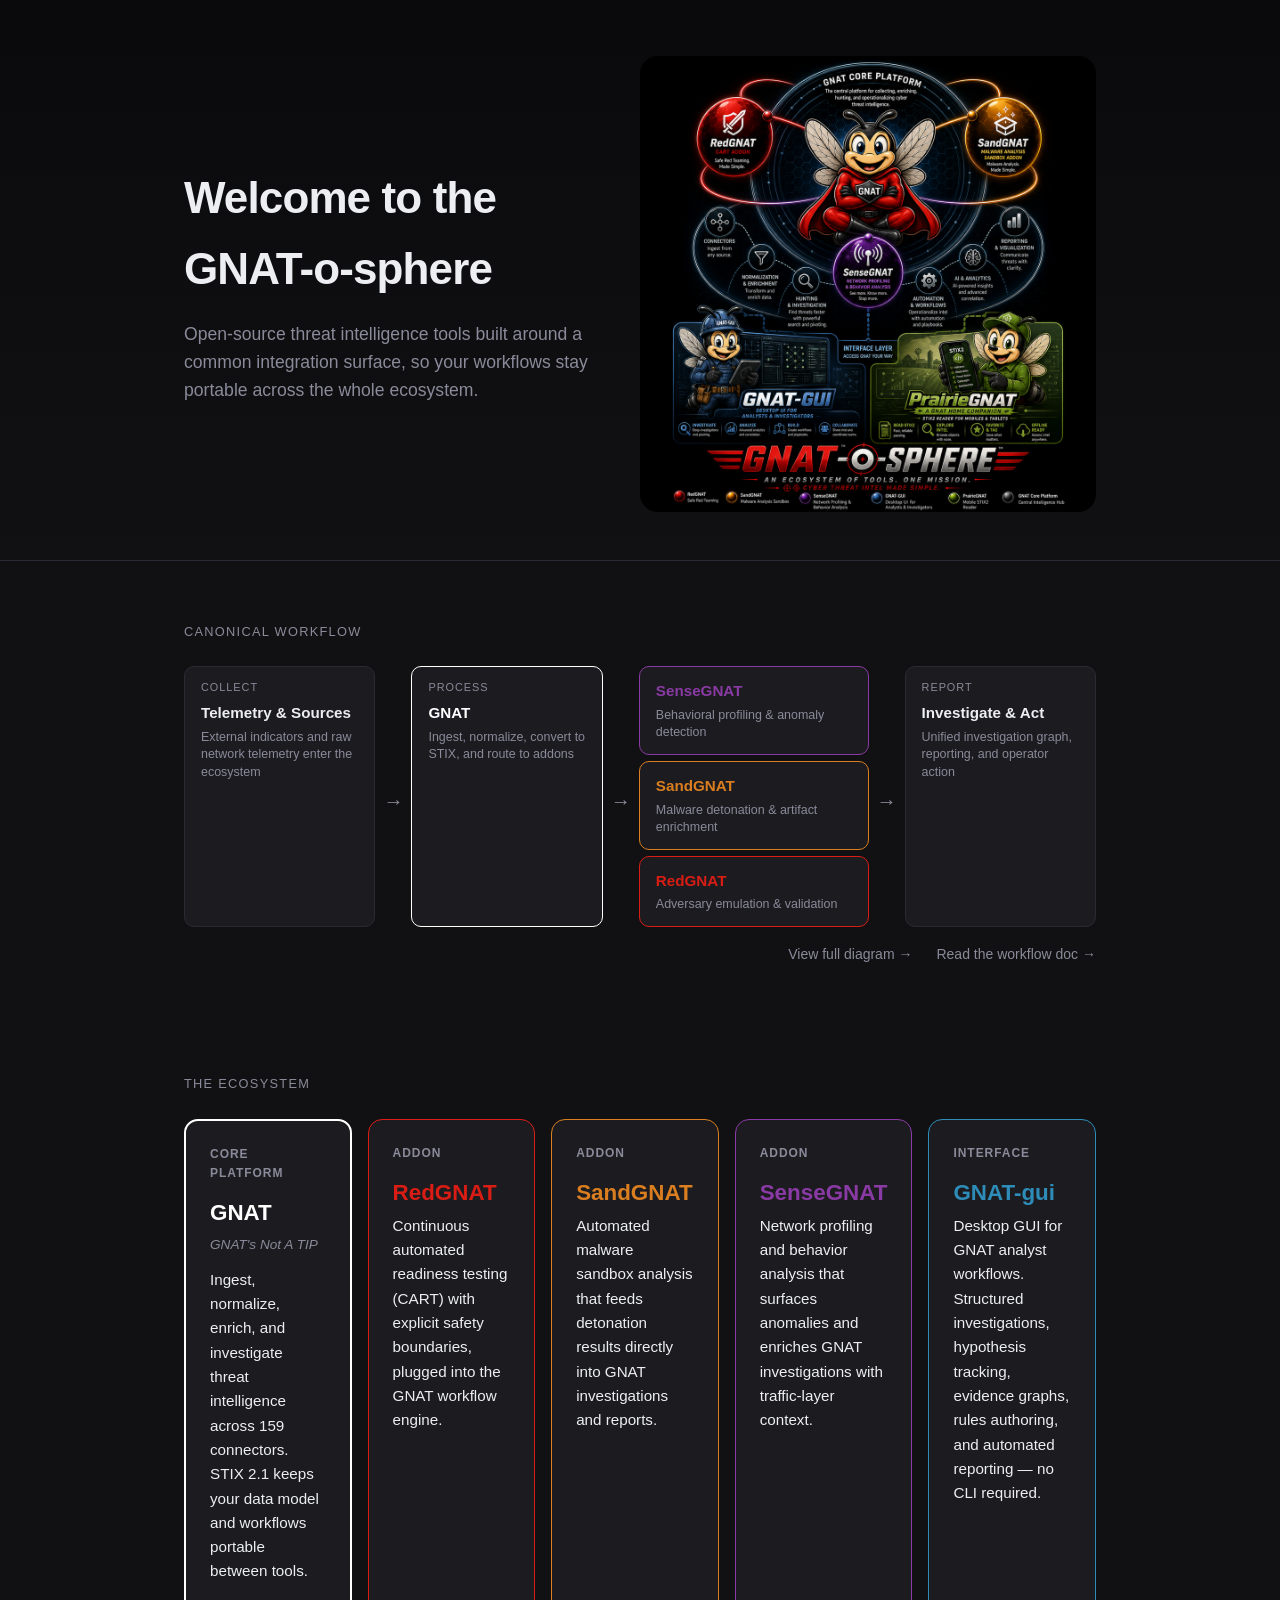
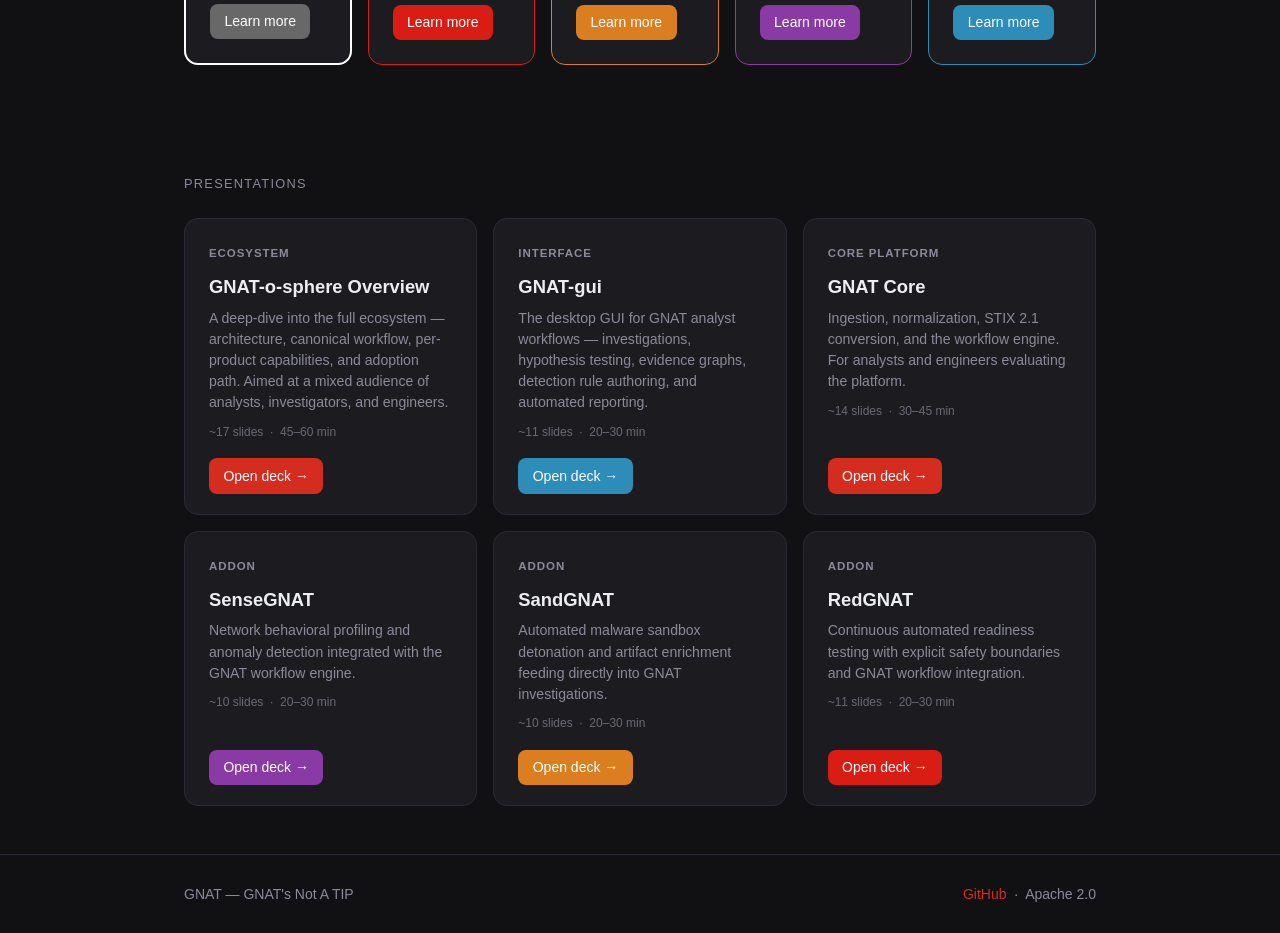
<file: index.html>
<!DOCTYPE html>
<html lang="en">
<head>
  <meta charset="UTF-8">
  <meta name="viewport" content="width=device-width, initial-scale=1.0">
  <title>GNAT-o-sphere</title>
  <meta name="description" content="The GNAT ecosystem — open-source threat intelligence tools built for analysts, investigators, and engineers.">
  <link rel="icon" type="image/x-icon" href="images/favicon.ico">
  <link rel="icon" type="image/png" sizes="32x32" href="images/gnat-o-sphere-32.png">
  <link rel="icon" type="image/png" sizes="64x64" href="images/gnat-o-sphere-64.png">
  <link rel="apple-touch-icon" href="images/gnat-o-sphere-180.png">
  <meta property="og:title" content="GNAT-o-sphere">
  <meta property="og:description" content="Open-source threat intelligence tools built for analysts, investigators, and engineers.">
  <meta property="og:image" content="images/gnat-o-sphere-og.png">
  <meta property="og:type" content="website">
  <link rel="stylesheet" href="style.css?v=16">

</head>
<body>

  <header class="hero">
    <div class="wrap">
      <div class="hero-inner">
        <div class="hero-text">
          <h1>Welcome to the GNAT-o-sphere</h1>
          <p>Open-source threat intelligence tools built around a common integration surface, so your workflows stay portable across the whole ecosystem.</p>
        </div>
        <img class="hero-logo" src="images/gnat-o-sphere-1024.png" alt="GNAT-o-sphere">
      </div>
    </div>
  </header>

  <main>
    <section class="section">
      <div class="wrap">
        <p class="section-label">Canonical Workflow</p>
        <div class="flow-teaser">

          <div class="flow-stage">
            <div class="flow-node flow-node--neutral">
              <span class="flow-step">Collect</span>
              <strong>Telemetry &amp; Sources</strong>
              <p>External indicators and raw network telemetry enter the ecosystem</p>
            </div>
          </div>

          <div class="flow-arrow">→</div>

          <div class="flow-stage">
            <div class="flow-node flow-node--gnat">
              <span class="flow-step">Process</span>
              <strong>GNAT</strong>
              <p>Ingest, normalize, convert to STIX, and route to addons</p>
            </div>
          </div>

          <div class="flow-arrow">→</div>

          <div class="flow-stage flow-stage--addons">
            <div class="flow-node flow-node--sensegnat">
              <strong>SenseGNAT</strong>
              <p>Behavioral profiling &amp; anomaly detection</p>
            </div>
            <div class="flow-node flow-node--sandgnat">
              <strong>SandGNAT</strong>
              <p>Malware detonation &amp; artifact enrichment</p>
            </div>
            <div class="flow-node flow-node--redgnat">
              <strong>RedGNAT</strong>
              <p>Adversary emulation &amp; validation</p>
            </div>
          </div>

          <div class="flow-arrow">→</div>

          <div class="flow-stage">
            <div class="flow-node flow-node--neutral">
              <span class="flow-step">Report</span>
              <strong>Investigate &amp; Act</strong>
              <p>Unified investigation graph, reporting, and operator action</p>
            </div>
          </div>

        </div>
        <div class="flow-actions">
          <a href="diagram.html">View full diagram →</a>
          <a href="workflow.html">Read the workflow doc →</a>
        </div>
      </div>
    </section>
    <section class="section">
      <div class="wrap">
        <p class="section-label">The ecosystem</p>
        <div class="ecosystem">

          <div class="card card--gnat">
            <span class="card-tag">Core platform</span>
            <h2>GNAT</h2>
            <p class="sub">GNAT's Not A TIP</p>
            <p>Ingest, normalize, enrich, and investigate threat intelligence across 159 connectors. STIX 2.1 keeps your data model and workflows portable between tools.</p>
            <a class="card-link" href="https://wrhalpin.github.io/GNAT/">Learn more</a>
          </div>

          <div class="card card--redgnat">
            <span class="card-tag">Addon</span>
            <h2>RedGNAT</h2>
            <p>Continuous automated readiness testing (CART) with explicit safety boundaries, plugged into the GNAT workflow engine.</p>
            <a class="card-link" href="https://wrhalpin.github.io/RedGNAT/">Learn more</a>
          </div>

          <div class="card card--sandgnat">
            <span class="card-tag">Addon</span>
            <h2>SandGNAT</h2>
            <p>Automated malware sandbox analysis that feeds detonation results directly into GNAT investigations and reports.</p>
            <a class="card-link" href="https://wrhalpin.github.io/SandGNAT/">Learn more</a>
          </div>

          <div class="card card--sensegnat">
            <span class="card-tag">Addon</span>
            <h2>SenseGNAT</h2>
            <p>Network profiling and behavior analysis that surfaces anomalies and enriches GNAT investigations with traffic-layer context.</p>
            <a class="card-link" href="https://wrhalpin.github.io/SenseGNAT/">Learn more</a>
          </div>

          <div class="card card--gnatgui">
            <span class="card-tag">Interface</span>
            <h2>GNAT-gui</h2>
            <p>Desktop GUI for GNAT analyst workflows. Structured investigations, hypothesis tracking, evidence graphs, rules authoring, and automated reporting — no CLI required.</p>
            <a class="card-link" href="https://wrhalpin.github.io/GNAT-gui/">Learn more</a>
          </div>

        </div>
      </div>
    </section>
    <section class="section">
      <div class="wrap">
        <p class="section-label">Presentations</p>
        <div class="deck-grid">

          <div class="deck-card">
            <div class="deck-card-body">
              <span class="deck-tag">Ecosystem</span>
              <h2 class="deck-title">GNAT-o-sphere Overview</h2>
              <p class="deck-desc">A deep-dive into the full ecosystem — architecture, canonical workflow, per-product capabilities, and adoption path. Aimed at a mixed audience of analysts, investigators, and engineers.</p>
              <div class="deck-meta">~17 slides &nbsp;·&nbsp; 45–60 min</div>
            </div>
            <a class="deck-link" href="slides/ecosystem.html">Open deck →</a>
          </div>

          <div class="deck-card">
            <div class="deck-card-body">
              <span class="deck-tag">Interface</span>
              <h2 class="deck-title">GNAT-gui</h2>
              <p class="deck-desc">The desktop GUI for GNAT analyst workflows — investigations, hypothesis testing, evidence graphs, detection rule authoring, and automated reporting.</p>
              <div class="deck-meta">~11 slides &nbsp;·&nbsp; 20–30 min</div>
            </div>
            <a class="deck-link" href="slides/gnat-gui.html" style="background: #2d8cb8;">Open deck →</a>
          </div>

          <div class="deck-card">
            <div class="deck-card-body">
              <span class="deck-tag">Core platform</span>
              <h2 class="deck-title">GNAT Core</h2>
              <p class="deck-desc">Ingestion, normalization, STIX 2.1 conversion, and the workflow engine. For analysts and engineers evaluating the platform.</p>
              <div class="deck-meta">~14 slides &nbsp;·&nbsp; 30–45 min</div>
            </div>
            <a class="deck-link" href="slides/gnat.html">Open deck →</a>
          </div>

          <div class="deck-card">
            <div class="deck-card-body">
              <span class="deck-tag">Addon</span>
              <h2 class="deck-title">SenseGNAT</h2>
              <p class="deck-desc">Network behavioral profiling and anomaly detection integrated with the GNAT workflow engine.</p>
              <div class="deck-meta">~10 slides &nbsp;·&nbsp; 20–30 min</div>
            </div>
            <a class="deck-link" href="slides/sensegnat.html" style="background: #8a3aa4;">Open deck →</a>
          </div>

          <div class="deck-card">
            <div class="deck-card-body">
              <span class="deck-tag">Addon</span>
              <h2 class="deck-title">SandGNAT</h2>
              <p class="deck-desc">Automated malware sandbox detonation and artifact enrichment feeding directly into GNAT investigations.</p>
              <div class="deck-meta">~10 slides &nbsp;·&nbsp; 20–30 min</div>
            </div>
            <a class="deck-link" href="slides/sandgnat.html" style="background: #da7e20;">Open deck →</a>
          </div>

          <div class="deck-card">
            <div class="deck-card-body">
              <span class="deck-tag">Addon</span>
              <h2 class="deck-title">RedGNAT</h2>
              <p class="deck-desc">Continuous automated readiness testing with explicit safety boundaries and GNAT workflow integration.</p>
              <div class="deck-meta">~11 slides &nbsp;·&nbsp; 20–30 min</div>
            </div>
            <a class="deck-link" href="slides/redgnat.html" style="background: #d91d14;">Open deck →</a>
          </div>

        </div>
      </div>
    </section>
  </main>

  <hr>
  <footer>
    <div class="wrap footer-inner">
      <span>GNAT — GNAT's Not A TIP</span>
      <span><a href="https://github.com/wrhalpin/gnat-o-sphere">GitHub</a> &nbsp;·&nbsp; Apache 2.0</span>
    </div>
  </footer>

</body>
</html>
</file>
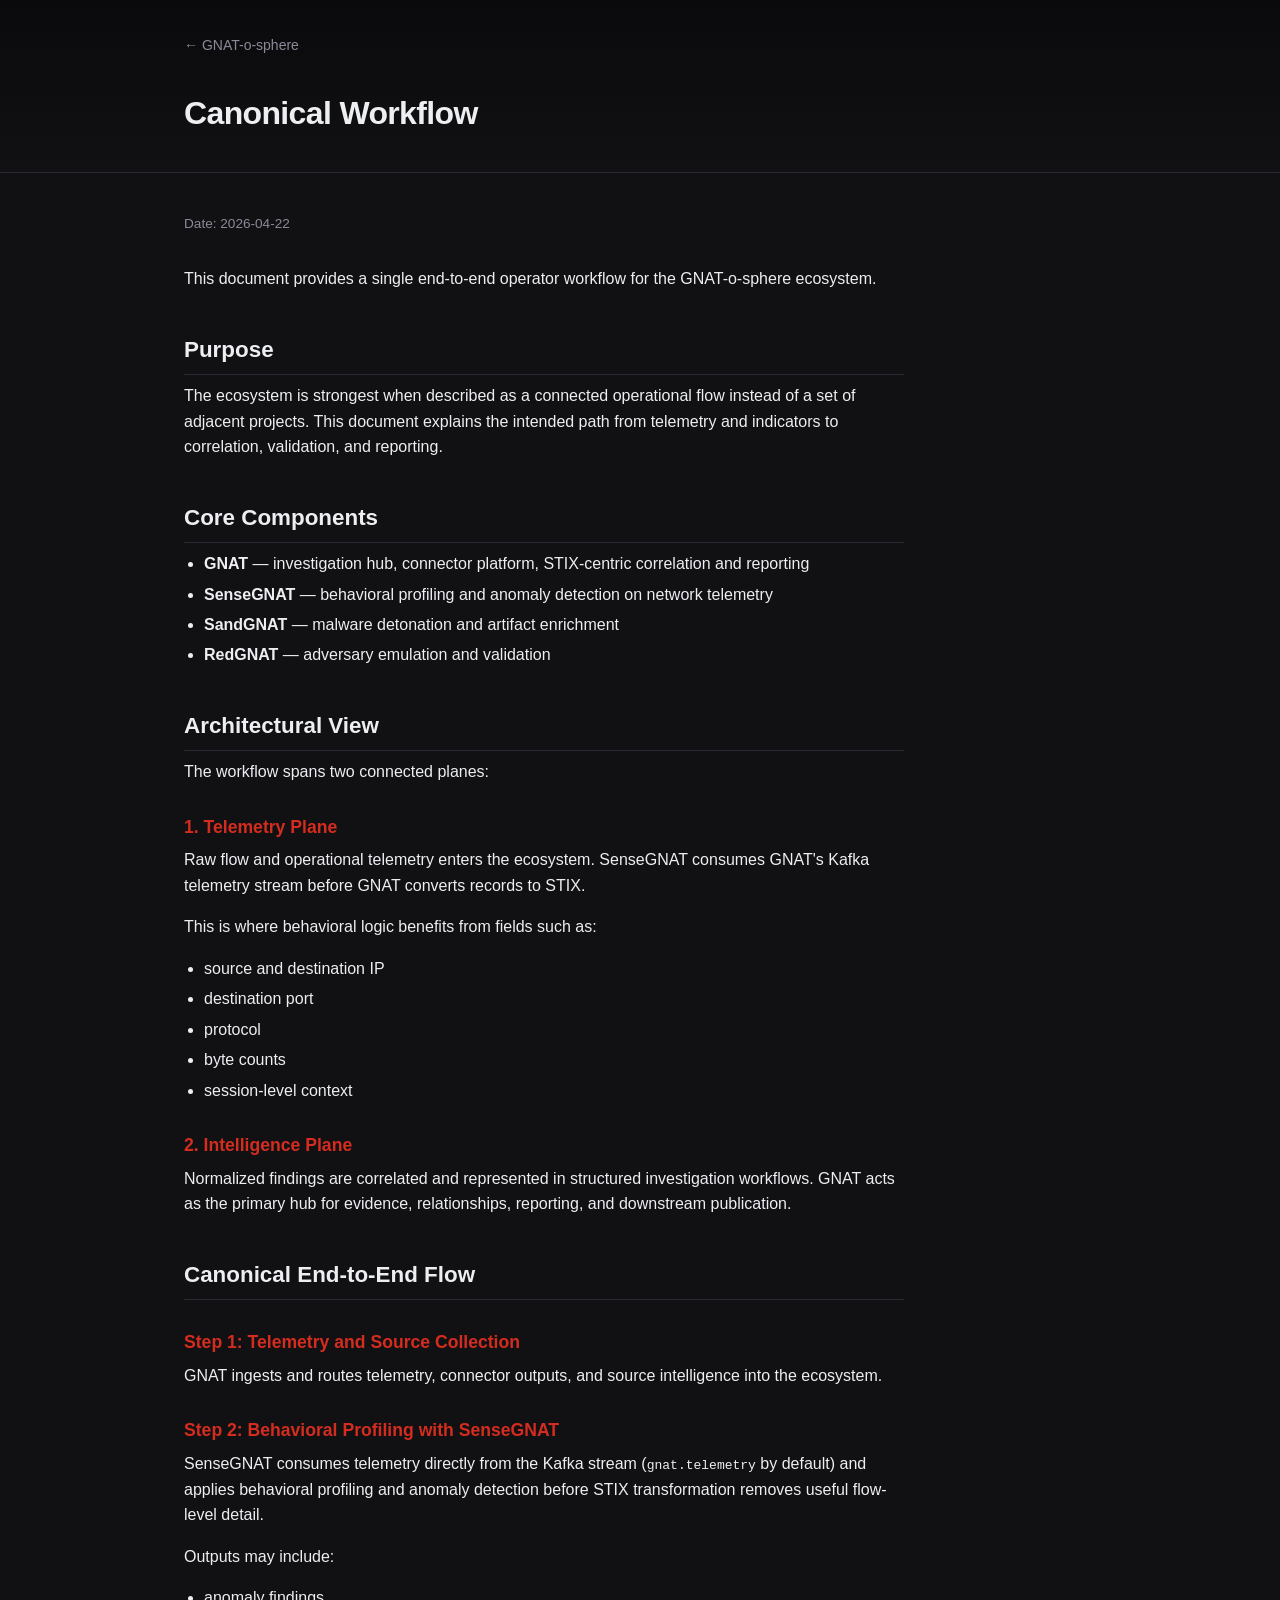
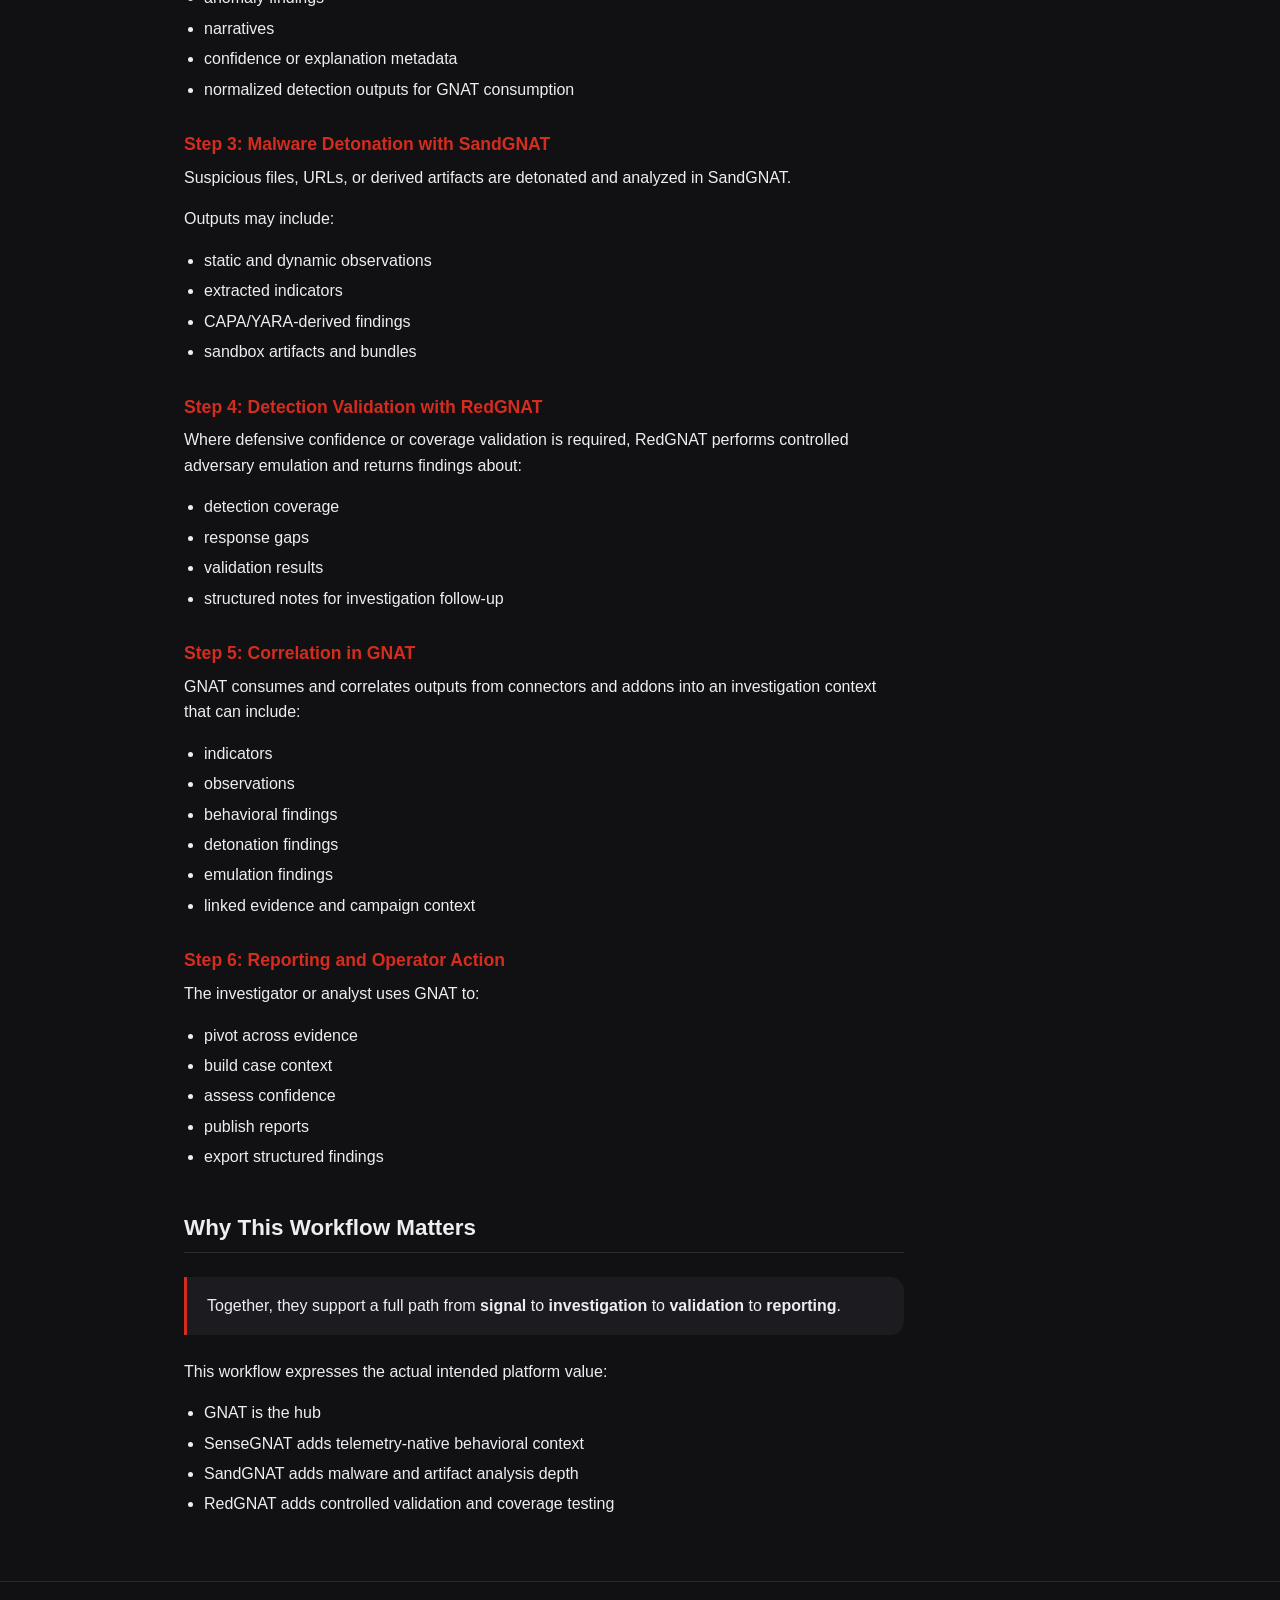
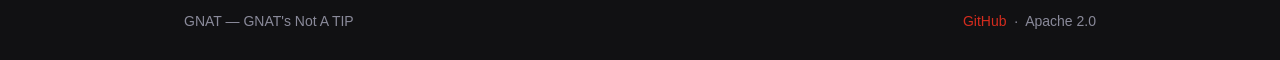
<file: workflow.html>
<!DOCTYPE html>
<html lang="en">
<head>
  <meta charset="UTF-8">
  <meta name="viewport" content="width=device-width, initial-scale=1.0">
  <title>Canonical Workflow — GNAT-o-sphere</title>
  <meta name="description" content="End-to-end operator workflow for the GNAT-o-sphere ecosystem: from telemetry and indicators to correlation, validation, and reporting.">
  <link rel="icon" type="image/x-icon" href="images/favicon.ico">
  <link rel="icon" type="image/png" sizes="32x32" href="images/gnat-o-sphere-32.png">
  <link rel="apple-touch-icon" href="images/gnat-o-sphere-180.png">
  <link rel="stylesheet" href="style.css">
  <style>
    .prose {
      max-width: 720px;
    }
    .prose h2 {
      font-size: 1.4rem;
      font-weight: 700;
      margin: 2.5rem 0 .5rem;
      color: var(--ink);
      border-bottom: 1px solid var(--line);
      padding-bottom: .4rem;
    }
    .prose h3 {
      font-size: 1.1rem;
      font-weight: 600;
      margin: 1.75rem 0 .4rem;
      color: var(--brand);
    }
    .prose p {
      margin: 0 0 1rem;
      color: var(--ink);
    }
    .prose ul {
      margin: 0 0 1rem 1.25rem;
      padding: 0;
    }
    .prose li {
      margin-bottom: .3rem;
      color: var(--ink);
    }
    .prose strong {
      color: var(--ink);
      font-weight: 600;
    }
    .prose .meta {
      font-size: .85rem;
      color: var(--muted);
      margin-bottom: 2rem;
    }
    .back-link {
      display: inline-block;
      margin-bottom: 2rem;
      font-size: .875rem;
      color: var(--muted);
      text-decoration: none;
    }
    .back-link:hover {
      color: var(--ink);
    }
    .callout {
      background: var(--surface-2);
      border-left: 3px solid var(--brand);
      border-radius: 0 var(--radius) var(--radius) 0;
      padding: 1rem 1.25rem;
      margin: 1.5rem 0;
    }
    .callout p { margin: 0; }
  </style>
</head>
<body>

  <header class="hero" style="padding: 2rem 0;">
    <div class="wrap">
      <a class="back-link" href="index.html">← GNAT-o-sphere</a>
      <h1 style="font-size:2rem;margin:0;">Canonical Workflow</h1>
    </div>
  </header>

  <main>
    <div class="wrap" style="padding-top:2.5rem;padding-bottom:3rem;">
      <div class="prose">

        <p class="meta">Date: 2026-04-22</p>

        <p>This document provides a single end-to-end operator workflow for the GNAT-o-sphere ecosystem.</p>

        <h2>Purpose</h2>
        <p>The ecosystem is strongest when described as a connected operational flow instead of a set of adjacent projects. This document explains the intended path from telemetry and indicators to correlation, validation, and reporting.</p>

        <h2>Core Components</h2>
        <ul>
          <li><strong>GNAT</strong> — investigation hub, connector platform, STIX-centric correlation and reporting</li>
          <li><strong>SenseGNAT</strong> — behavioral profiling and anomaly detection on network telemetry</li>
          <li><strong>SandGNAT</strong> — malware detonation and artifact enrichment</li>
          <li><strong>RedGNAT</strong> — adversary emulation and validation</li>
        </ul>

        <h2>Architectural View</h2>
        <p>The workflow spans two connected planes:</p>

        <h3>1. Telemetry Plane</h3>
        <p>Raw flow and operational telemetry enters the ecosystem. SenseGNAT consumes GNAT's Kafka telemetry stream before GNAT converts records to STIX.</p>
        <p>This is where behavioral logic benefits from fields such as:</p>
        <ul>
          <li>source and destination IP</li>
          <li>destination port</li>
          <li>protocol</li>
          <li>byte counts</li>
          <li>session-level context</li>
        </ul>

        <h3>2. Intelligence Plane</h3>
        <p>Normalized findings are correlated and represented in structured investigation workflows. GNAT acts as the primary hub for evidence, relationships, reporting, and downstream publication.</p>

        <h2>Canonical End-to-End Flow</h2>

        <h3>Step 1: Telemetry and Source Collection</h3>
        <p>GNAT ingests and routes telemetry, connector outputs, and source intelligence into the ecosystem.</p>

        <h3>Step 2: Behavioral Profiling with SenseGNAT</h3>
        <p>SenseGNAT consumes telemetry directly from the Kafka stream (<code>gnat.telemetry</code> by default) and applies behavioral profiling and anomaly detection before STIX transformation removes useful flow-level detail.</p>
        <p>Outputs may include:</p>
        <ul>
          <li>anomaly findings</li>
          <li>narratives</li>
          <li>confidence or explanation metadata</li>
          <li>normalized detection outputs for GNAT consumption</li>
        </ul>

        <h3>Step 3: Malware Detonation with SandGNAT</h3>
        <p>Suspicious files, URLs, or derived artifacts are detonated and analyzed in SandGNAT.</p>
        <p>Outputs may include:</p>
        <ul>
          <li>static and dynamic observations</li>
          <li>extracted indicators</li>
          <li>CAPA/YARA-derived findings</li>
          <li>sandbox artifacts and bundles</li>
        </ul>

        <h3>Step 4: Detection Validation with RedGNAT</h3>
        <p>Where defensive confidence or coverage validation is required, RedGNAT performs controlled adversary emulation and returns findings about:</p>
        <ul>
          <li>detection coverage</li>
          <li>response gaps</li>
          <li>validation results</li>
          <li>structured notes for investigation follow-up</li>
        </ul>

        <h3>Step 5: Correlation in GNAT</h3>
        <p>GNAT consumes and correlates outputs from connectors and addons into an investigation context that can include:</p>
        <ul>
          <li>indicators</li>
          <li>observations</li>
          <li>behavioral findings</li>
          <li>detonation findings</li>
          <li>emulation findings</li>
          <li>linked evidence and campaign context</li>
        </ul>

        <h3>Step 6: Reporting and Operator Action</h3>
        <p>The investigator or analyst uses GNAT to:</p>
        <ul>
          <li>pivot across evidence</li>
          <li>build case context</li>
          <li>assess confidence</li>
          <li>publish reports</li>
          <li>export structured findings</li>
        </ul>

        <h2>Why This Workflow Matters</h2>
        <div class="callout">
          <p>Together, they support a full path from <strong>signal</strong> to <strong>investigation</strong> to <strong>validation</strong> to <strong>reporting</strong>.</p>
        </div>
        <p>This workflow expresses the actual intended platform value:</p>
        <ul>
          <li>GNAT is the hub</li>
          <li>SenseGNAT adds telemetry-native behavioral context</li>
          <li>SandGNAT adds malware and artifact analysis depth</li>
          <li>RedGNAT adds controlled validation and coverage testing</li>
        </ul>

      </div>
    </div>
  </main>

  <hr>
  <footer>
    <div class="wrap footer-inner">
      <span>GNAT — GNAT's Not A TIP</span>
      <span><a href="https://github.com/wrhalpin/gnat-o-sphere">GitHub</a> &nbsp;·&nbsp; Apache 2.0</span>
    </div>
  </footer>

</body>
</html>
</file>
<file: style.css>
:root {
  --brand:      #d42c1e;
  --brand-dark: #b01e13;
  --gold:       #c88610;
  --surface:    #111113;
  --surface-2:  #1c1c20;
  --surface-3:  #252529;
  --ink:        #edeef2;
  --muted:      #8a8a9a;
  --line:       #2a2a34;
  --radius:     14px;
}

*, *::before, *::after { box-sizing: border-box; }

body {
  margin: 0;
  font-family: Inter, Arial, sans-serif;
  background: var(--surface);
  color: var(--ink);
  line-height: 1.6;
}

a { color: var(--brand); }

.wrap {
  max-width: 960px;
  margin: 0 auto;
  padding: 0 1.5rem;
}

/* ── Hero ── */

.hero {
  background: linear-gradient(180deg, #0a0a0c 0%, var(--surface) 100%);
  border-bottom: 1px solid var(--line);
  padding: 3.5rem 0 3rem;
}

.hero-inner {
  display: flex;
  align-items: center;
  gap: 2.5rem;
}

.hero-text {
  flex: 1;
  min-width: 0;
}

.hero h1 {
  margin: 0 0 1rem;
  font-size: 2.75rem;
  font-weight: 800;
  letter-spacing: -.02em;
  color: var(--ink);
}

.hero-logo {
  width: 460px;
  max-width: 50%;
  height: auto;
  display: block;
  border-radius: 18px;
  flex-shrink: 0;
}

.hero p {
  margin: 0;
  font-size: 1.1rem;
  color: var(--muted);
}

/* ── Ecosystem grid ── */

.section {
  padding: 3rem 0;
}

.section-label {
  font-size: .8rem;
  text-transform: uppercase;
  letter-spacing: .1em;
  color: var(--muted);
  margin-bottom: 1.5rem;
}

.ecosystem {
  display: grid;
  grid-template-columns: repeat(5, 1fr);
  gap: 1rem;
}

@media (max-width: 1100px) {
  .ecosystem { grid-template-columns: repeat(3, 1fr); }
}

@media (max-width: 900px) {
  .ecosystem { grid-template-columns: 1fr 1fr; }
}

@media (max-width: 680px) {
  .ecosystem   { grid-template-columns: 1fr; }
  .hero-inner  { flex-direction: column; }
  .hero-logo   { max-width: 92vw; width: 100%; }
  .hero h1     { font-size: 2rem; }
}

/* ── Cards ── */

/* Per-product accent colors */
.card--gnat     { --accent: #ffffff; }
.card--gnat .card-link { background: #686868; }
.card--gnat .card-link:hover { background: #505050; }
.card--redgnat  { --accent: #d91d14; }
.card--sandgnat { --accent: #da7e20; }
.card--sensegnat{ --accent: #8a3aa4; }
.card--gnatgui  { --accent: #2d8cb8; }

.card {
  background: var(--surface-2);
  border: 1px solid var(--accent, var(--line));
  border-radius: var(--radius);
  padding: 1.5rem;
  display: flex;
  flex-direction: column;
}

.card--gnat {
  border-width: 2px;
}

.card-tag {
  font-size: .75rem;
  font-weight: 600;
  text-transform: uppercase;
  letter-spacing: .08em;
  color: var(--muted);
  margin-bottom: .75rem;
}

.card h2 {
  margin: 0 0 .2rem;
  font-size: 1.4rem;
  color: var(--accent, var(--brand));
}

.card h2 a {
  color: inherit;
  text-decoration: none;
}

.card h2 a:hover {
  text-decoration: underline;
}

.card .sub {
  font-size: .85rem;
  color: var(--muted);
  font-style: italic;
  margin: 0 0 .75rem;
}

.card p {
  margin: 0;
  font-size: .95rem;
  flex: 1;
}

.card-link {
  display: inline-block;
  margin-top: 1.25rem;
  padding: .4rem .9rem;
  background: var(--accent, var(--brand));
  color: #fff;
  text-decoration: none;
  border-radius: 8px;
  font-size: .875rem;
  font-weight: 500;
  align-self: flex-start;
}

.card-link:hover {
  opacity: .85;
  color: #fff;
}

/* ── Workflow teaser ── */

.flow-teaser {
  display: flex;
  align-items: stretch;
  gap: .5rem;
  margin-bottom: 1rem;
}

.flow-arrow {
  display: flex;
  align-items: center;
  font-size: 1.25rem;
  color: var(--muted);
  flex-shrink: 0;
  padding-top: .5rem;
}

.flow-stage {
  flex: 1;
  display: flex;
  flex-direction: column;
  gap: .4rem;
}

.flow-stage--addons {
  flex: 1.2;
}

.flow-node {
  background: var(--surface-2);
  border: 1px solid var(--line);
  border-radius: 10px;
  padding: .75rem 1rem;
  flex: 1;
}

.flow-node strong {
  display: block;
  font-size: .95rem;
  font-weight: 600;
  margin-bottom: .2rem;
}

.flow-node p {
  margin: 0;
  font-size: .78rem;
  color: var(--muted);
  line-height: 1.4;
}

.flow-step {
  display: block;
  font-size: .68rem;
  text-transform: uppercase;
  letter-spacing: .09em;
  color: var(--muted);
  margin-bottom: .3rem;
}

.flow-node--gnat      { border-color: #ffffff; }
.flow-node--gnat strong { color: #ffffff; }
.flow-node--sensegnat { border-color: #8a3aa4; }
.flow-node--sensegnat strong { color: #8a3aa4; }
.flow-node--sandgnat  { border-color: #da7e20; }
.flow-node--sandgnat strong { color: #da7e20; }
.flow-node--redgnat   { border-color: #d91d14; }
.flow-node--redgnat strong { color: #d91d14; }

.flow-actions {
  display: flex;
  gap: 1.5rem;
  font-size: .875rem;
  justify-content: flex-end;
}

.flow-actions a {
  color: var(--muted);
  text-decoration: none;
}

.flow-actions a:hover {
  color: var(--ink);
  text-decoration: underline;
}

@media (max-width: 680px) {
  .flow-teaser  { flex-direction: column; }
  .flow-arrow   { justify-content: center; transform: rotate(90deg); }
}

/* ── Presentation decks ── */

.deck-grid {
  display: grid;
  grid-template-columns: repeat(3, 1fr);
  gap: 1rem;
}

@media (max-width: 900px) {
  .deck-grid { grid-template-columns: 1fr 1fr; }
}

@media (max-width: 680px) {
  .deck-grid { grid-template-columns: 1fr; }
}

.deck-card {
  background: var(--surface-2);
  border: 1px solid var(--line);
  border-radius: var(--radius);
  padding: 1.25rem 1.5rem;
  display: flex;
  flex-direction: column;
  justify-content: space-between;
  gap: 1rem;
}

.deck-card-body {
  flex: 1;
}

.deck-tag {
  display: inline-block;
  font-size: .72rem;
  font-weight: 600;
  text-transform: uppercase;
  letter-spacing: .08em;
  color: var(--muted);
  margin-bottom: .6rem;
}

.deck-title {
  margin: 0 0 .4rem;
  font-size: 1.15rem;
  color: var(--ink);
}

.deck-desc {
  margin: 0 0 .6rem;
  font-size: .88rem;
  color: var(--muted);
  line-height: 1.5;
}

.deck-meta {
  font-size: .75rem;
  color: var(--muted);
  opacity: .7;
}

.deck-link {
  display: inline-block;
  padding: .4rem .9rem;
  background: var(--brand);
  color: #fff;
  text-decoration: none;
  border-radius: 8px;
  font-size: .875rem;
  font-weight: 500;
  align-self: flex-start;
}

.deck-link:hover {
  background: var(--brand-dark);
  color: #fff;
}

.deck-card--soon {
  opacity: .55;
}

.deck-coming {
  font-size: .78rem;
  font-weight: 600;
  text-transform: uppercase;
  letter-spacing: .08em;
  color: var(--muted);
}

/* ── Divider ── */

hr {
  border: none;
  border-top: 1px solid var(--line);
  margin: 0;
}

/* ── Footer ── */

footer {
  padding: 1.75rem 0;
}

.footer-inner {
  display: flex;
  justify-content: space-between;
  align-items: center;
  flex-wrap: wrap;
  gap: .75rem;
  font-size: .875rem;
  color: var(--muted);
}

.footer-inner a {
  color: var(--brand);
  text-decoration: none;
}

.footer-inner a:hover {
  text-decoration: underline;
}
</file>
